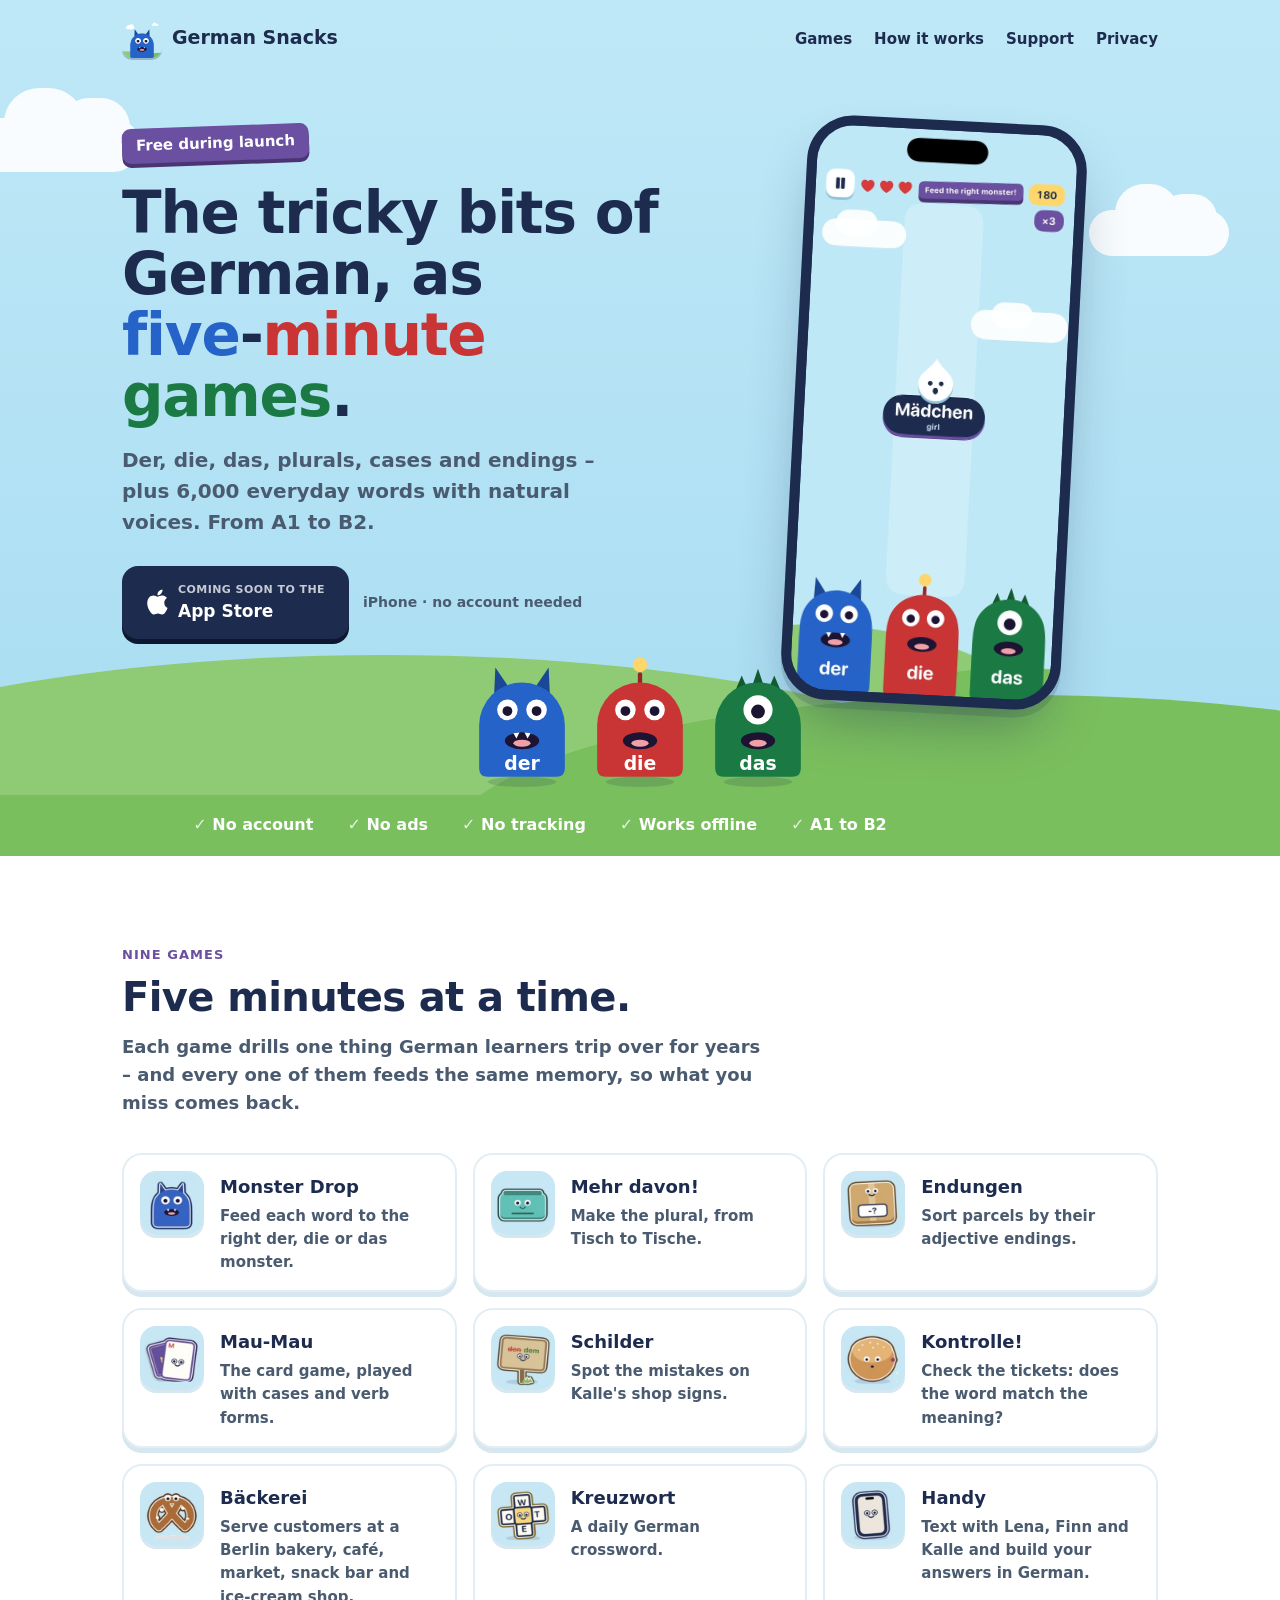
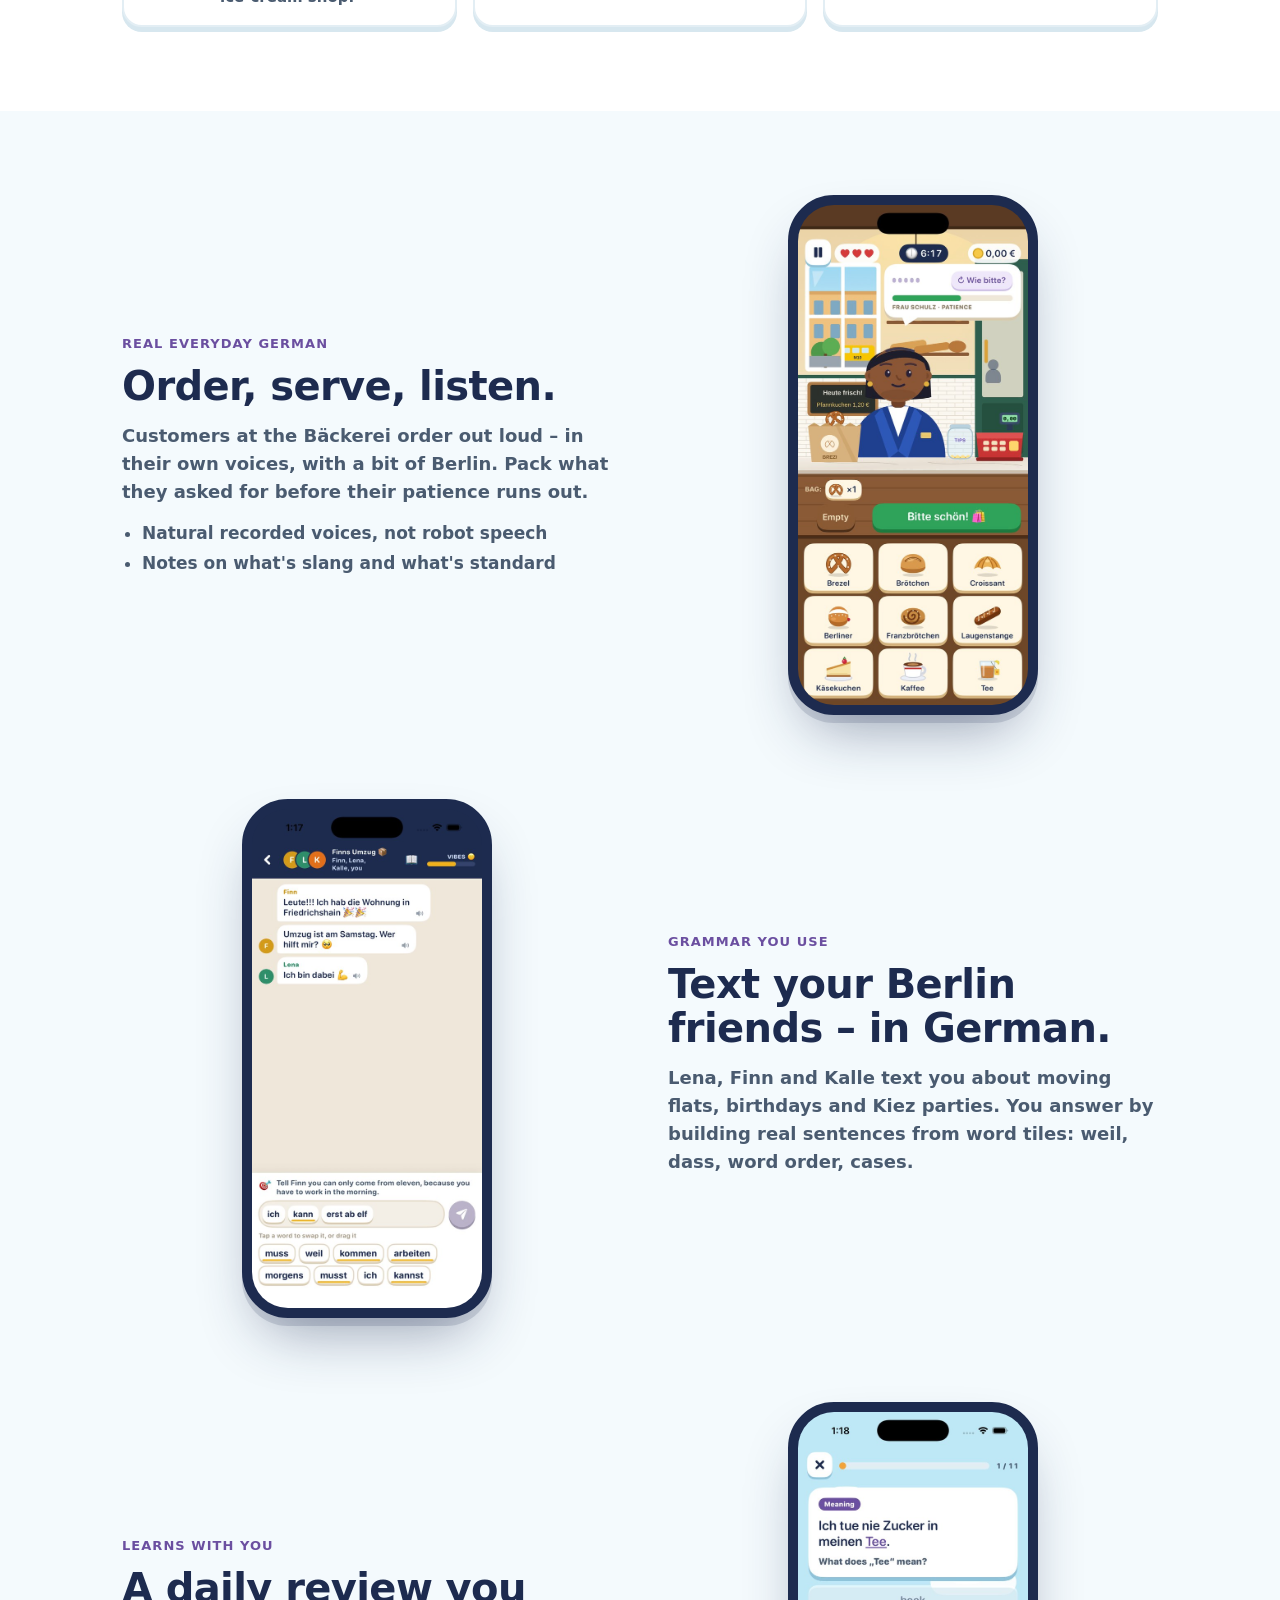
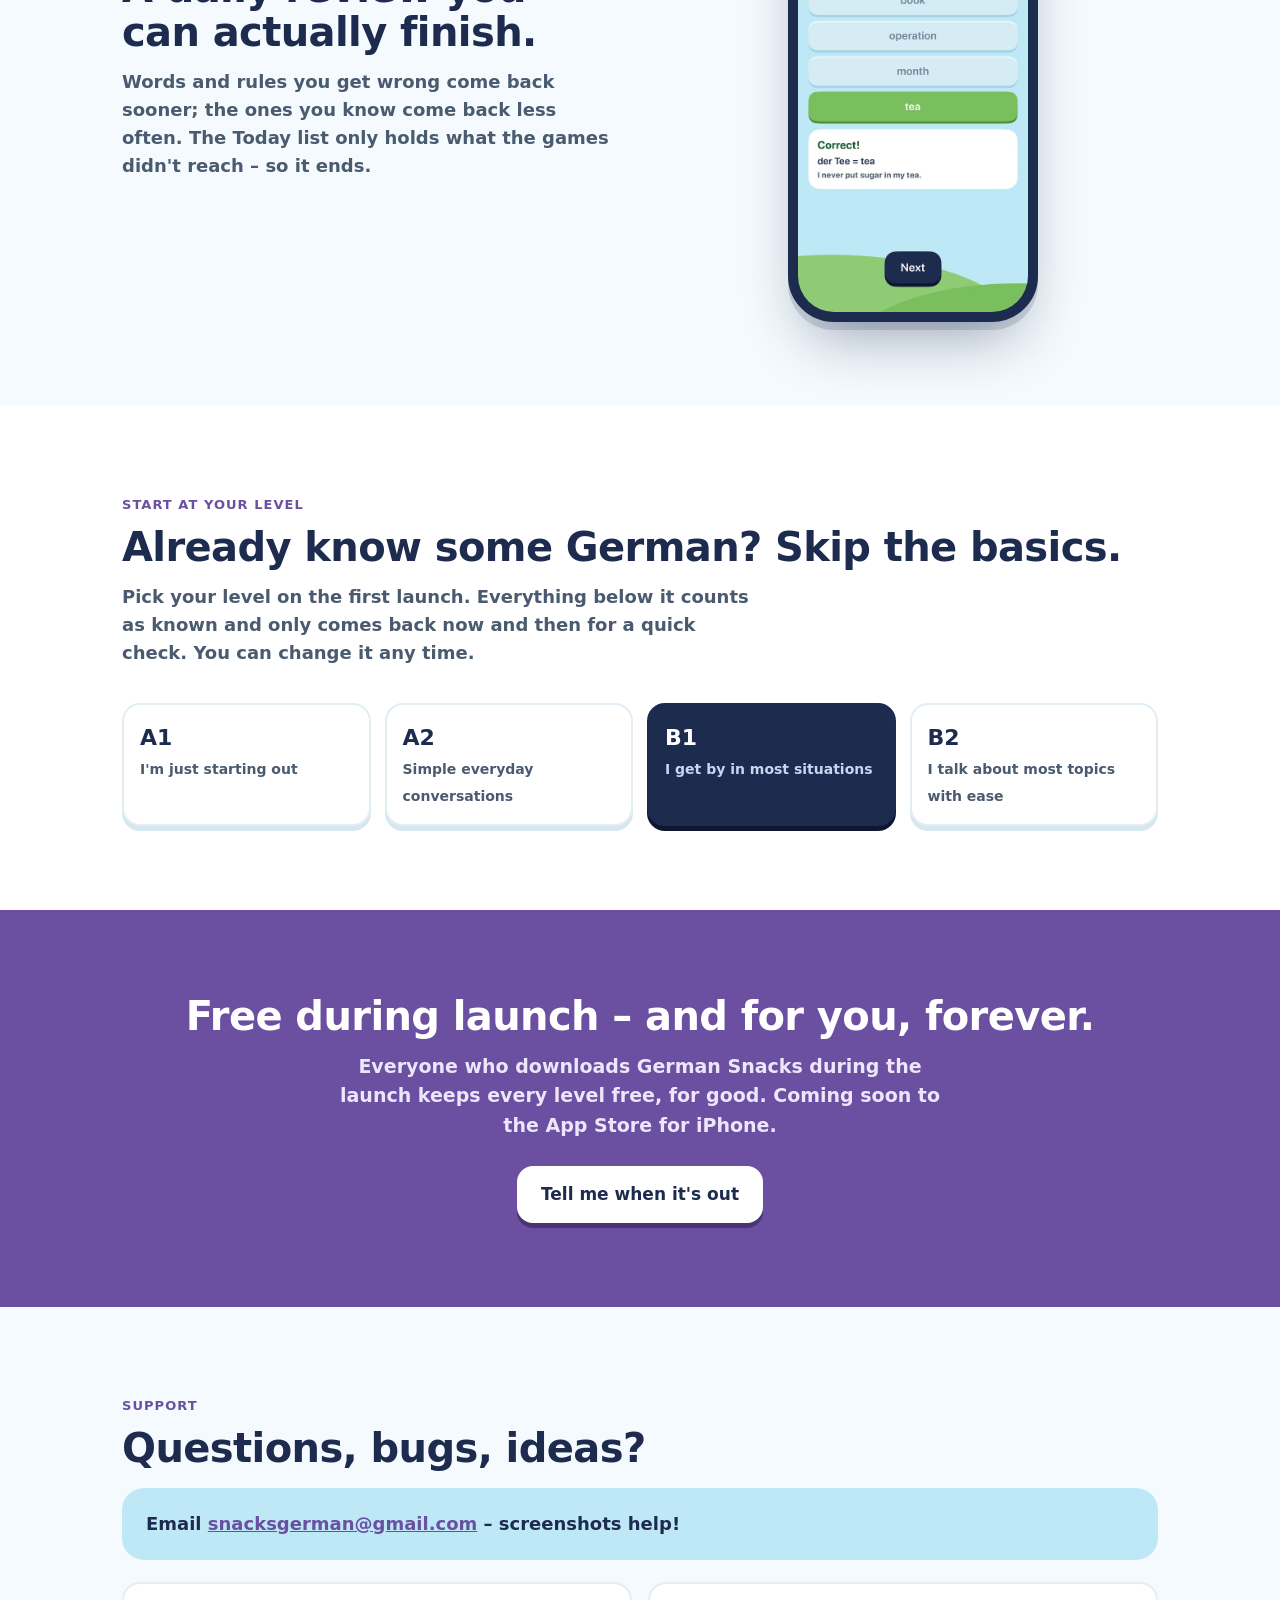
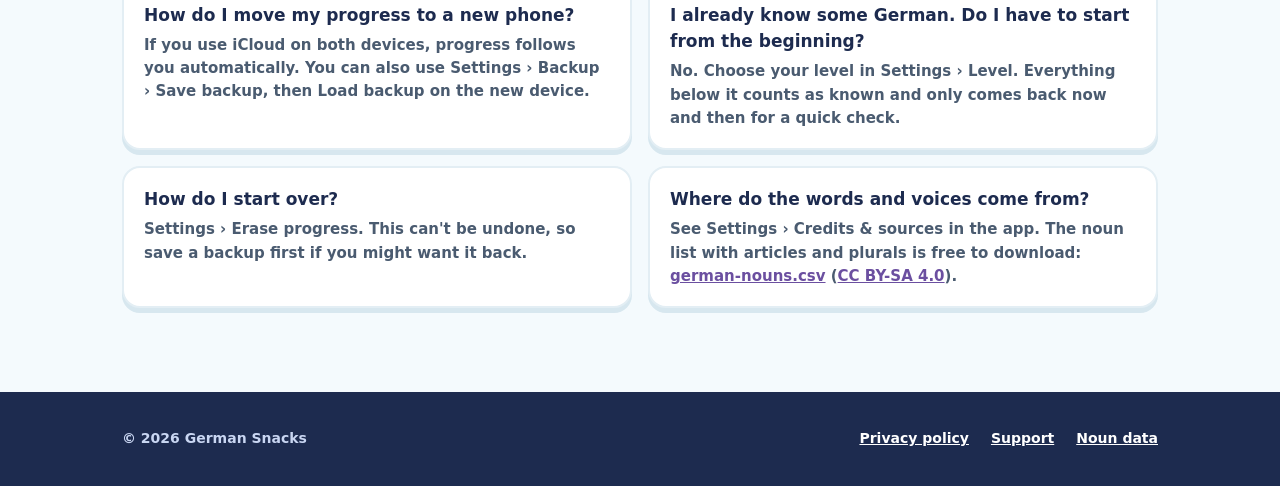
<file: index.html>
<!DOCTYPE html>
<html lang="en">
<head>
<meta charset="utf-8">
<meta name="viewport" content="width=device-width, initial-scale=1">
<title>German Snacks – Learn German with quick games</title>
<meta name="description" content="Nine quick games for the tricky parts of German: der, die, das, plurals, cases and endings, plus 6,000 words with natural voices. From A1 to B2. No account, no ads, no tracking.">
<meta property="og:title" content="German Snacks – Learn German with quick games">
<meta property="og:description" content="Der, die, das, plurals, cases and endings – as five-minute games. A1 to B2.">
<meta property="og:image" content="https://germansnacks.yenelij.eu/icon.png">
<meta property="og:url" content="https://germansnacks.yenelij.eu/">
<link rel="icon" type="image/png" href="icon.png">
<link rel="apple-touch-icon" href="apple-touch-icon.png">
<style>
:root{
  --sky:#BFE8F7; --sky-deep:#A9DDF2; --ink:#1D2B4F; --muted:#4A5B70; --ribbon:#6B4FA0; --ribbon-shade:#4A3573;
  --sun:#FFD66B; --grass:#8FCB74; --grass-dark:#7ABF5E; --card:#fff; --lip:#8FC3DA;
  --der:#2563C9; --der-shade:#1A4796; --die:#C93434; --die-shade:#962424; --das:#1B7A43; --das-shade:#125A30;
  --mouth:#1D1433; --tongue:#F2A0A8;
}
*{box-sizing:border-box}
html{scroll-behavior:smooth}
body{margin:0;background:#fff;color:var(--ink);
  font:17px/1.55 ui-rounded,"SF Pro Rounded",-apple-system,BlinkMacSystemFont,"Segoe UI",system-ui,sans-serif;
  -webkit-font-smoothing:antialiased}
a{color:var(--ribbon);font-weight:700}
img{display:block;max-width:100%}
.wrap{max-width:1080px;margin:0 auto;padding:0 22px}

/* nav */
nav{position:absolute;top:0;left:0;right:0;z-index:5}
nav .wrap{display:flex;align-items:center;justify-content:space-between;height:76px}
.brand{display:flex;align-items:center;gap:10px;text-decoration:none;color:var(--ink);font-weight:800;font-size:19px}
.brand img{width:40px;height:40px;border-radius:10px;box-shadow:0 2px 0 rgba(29,43,79,.25)}
nav ul{display:flex;gap:22px;list-style:none;margin:0;padding:0}
nav ul a{color:var(--ink);text-decoration:none;font-weight:700;font-size:15px}
nav ul a:hover{color:var(--ribbon)}

/* hero */
.hero{position:relative;overflow:hidden;background:linear-gradient(var(--sky),var(--sky-deep));padding:120px 0 0}
.cloud{position:absolute;background:#fff;border-radius:999px;opacity:.9}
.cloud::before,.cloud::after{content:"";position:absolute;background:#fff;border-radius:999px}
.c1{width:170px;height:54px;top:118px;left:-30px}.c1::before{width:80px;height:70px;top:-30px;left:34px}.c1::after{width:70px;height:58px;top:-20px;left:90px}
.c2{width:140px;height:46px;top:210px;right:4%}.c2::before{width:64px;height:58px;top:-26px;left:26px}.c2::after{width:58px;height:48px;top:-16px;left:70px}
.hero-grid{position:relative;z-index:2;display:grid;grid-template-columns:1.1fr .9fr;gap:40px;align-items:center;padding-bottom:40px}
.ribbon{display:inline-block;background:var(--ribbon);color:#fff;font-weight:800;font-size:15px;padding:6px 14px;border-radius:9px;
  transform:rotate(-2deg);box-shadow:0 4px 0 var(--ribbon-shade);margin-bottom:22px}
h1{font-size:clamp(36px,5.2vw,58px);line-height:1.05;margin:0 0 18px;letter-spacing:-.02em;font-weight:800}
h1 .art{white-space:nowrap}
h1 .der{color:var(--der)}h1 .die{color:var(--die)}h1 .das{color:var(--das)}
.lead{font-size:20px;color:var(--muted);margin:0 0 28px;max-width:520px;font-weight:600}
.cta{display:flex;flex-wrap:wrap;gap:14px;align-items:center}
.btn{display:inline-flex;align-items:center;gap:10px;background:var(--ink);color:#fff;text-decoration:none;font-weight:800;
  padding:15px 24px;border-radius:16px;box-shadow:0 5px 0 #0E1730;font-size:17px}
.btn small{display:block;font-size:11px;font-weight:700;opacity:.75;letter-spacing:.04em;text-transform:uppercase}
.btn .apple{width:22px;height:26px}
.btn.soon{cursor:default}
.note{font-size:14px;color:var(--muted);font-weight:700}
.phone{width:280px;margin:0 auto;border-radius:46px;border:10px solid var(--ink);overflow:hidden;background:var(--ink);
  box-shadow:0 30px 60px -20px rgba(29,43,79,.45),0 8px 0 rgba(29,43,79,.15)}
.phone img{width:100%;height:auto}
.hero .phone{transform:rotate(3deg);margin-bottom:-60px}
.hills{position:relative;height:150px;margin-top:-40px;z-index:1}
.hills::before{content:"";position:absolute;left:-20%;right:20%;bottom:-180px;height:320px;background:var(--grass);border-radius:50%}
.hills::after{content:"";position:absolute;left:35%;right:-25%;bottom:-200px;height:300px;background:var(--grass-dark);border-radius:50%}
.monsters{position:absolute;z-index:3;left:50%;bottom:6px;transform:translateX(-50%);display:flex;gap:22px;align-items:flex-end}
.monsters .m{width:96px;height:auto;display:block;overflow:visible}
.m .hop,.m .shadow,.m .pupil,.m .mouth{transform-box:fill-box}
.m .hop{transform-origin:50% 100%}
.m .shadow{transform-origin:50% 50%;opacity:.16}
.m .mouth{transform-origin:50% 50%}

/* bands */
.trust{background:var(--grass-dark);color:#fff}
.trust ul{display:flex;flex-wrap:wrap;justify-content:center;gap:10px 34px;list-style:none;margin:0;padding:18px 0;font-weight:800;font-size:16px}
.trust li::before{content:"✓ ";opacity:.8}

section{padding:84px 0}
h2{font-size:clamp(28px,3.6vw,40px);line-height:1.1;margin:0 0 14px;letter-spacing:-.015em;font-weight:800}
.kicker{display:inline-block;font-size:13px;font-weight:800;letter-spacing:.08em;text-transform:uppercase;color:var(--ribbon);margin-bottom:10px}
.sub{color:var(--muted);font-size:18px;max-width:640px;margin:0 0 36px;font-weight:600}

/* games grid */
.games{display:grid;grid-template-columns:repeat(3,1fr);gap:16px}
.game{display:flex;gap:16px;align-items:flex-start;background:var(--card);border-radius:20px;padding:16px;box-shadow:0 5px 0 #D7E7EF;border:2px solid #E3EEF4}
.game img{width:64px;height:64px;flex:none;border-radius:16px;box-shadow:0 3px 0 #D7E7EF}
.game h3{margin:2px 0 4px;font-size:18px;font-weight:800}
.game p{margin:0;color:var(--muted);font-size:15px;font-weight:600}

/* feature rows */
.alt{background:#F4FAFD}
.row{display:grid;grid-template-columns:1fr 1fr;gap:56px;align-items:center}
.row + .row{margin-top:84px}
.row.flip .text{order:2}
.row .phone{width:250px}
.row p{color:var(--muted);font-size:18px;font-weight:600;margin:0 0 14px}
.row ul{margin:0;padding-left:20px;color:var(--muted);font-weight:600}
.row li{margin:4px 0}

/* level */
.levels{display:grid;grid-template-columns:repeat(4,1fr);gap:14px;margin-top:8px}
.level{background:#fff;border-radius:18px;padding:16px;box-shadow:0 5px 0 #D7E7EF;border:2px solid #E3EEF4}
.level b{display:block;font-size:22px}
.level span{color:var(--muted);font-weight:600;font-size:14px}
.level.on{background:var(--ink);color:#fff;border-color:var(--ink);box-shadow:0 5px 0 #0E1730}
.level.on span{color:#C9D6F2}

/* launch */
.launch{background:var(--ribbon);color:#fff;text-align:center}
.launch h2{color:#fff}
.launch p{max-width:620px;margin:0 auto 26px;font-size:19px;font-weight:600;color:#EDE6FA}
.launch .btn{background:#fff;color:var(--ink);box-shadow:0 5px 0 var(--ribbon-shade)}

/* support */
.faq{display:grid;grid-template-columns:1fr 1fr;gap:16px}
.faq div{background:#fff;border-radius:18px;padding:18px 20px;box-shadow:0 5px 0 #D7E7EF;border:2px solid #E3EEF4}
.faq h3{margin:0 0 6px;font-size:17px}
.faq p{margin:0;color:var(--muted);font-weight:600;font-size:15px}
.contact{background:var(--sky);border-radius:22px;padding:22px 24px;margin-bottom:22px;font-weight:700;font-size:18px}

footer{background:var(--ink);color:#C9D6F2;padding:36px 0;font-size:14px;font-weight:600}
footer .wrap{display:flex;flex-wrap:wrap;gap:12px 28px;justify-content:space-between;align-items:center}
footer a{color:#fff}
footer ul{display:flex;flex-wrap:wrap;gap:8px 22px;list-style:none;margin:0;padding:0}

@media (max-width:860px){
  nav ul{display:none}
  .hero-grid,.row{grid-template-columns:1fr}
  .hero-grid{text-align:center}.lead{margin-left:auto;margin-right:auto}.cta{justify-content:center}
  .hero .phone{width:240px}
  .row.flip .text{order:0}
  .games,.faq{grid-template-columns:1fr}
  .levels{grid-template-columns:repeat(2,1fr)}
  .monsters{display:none}
}
@media (prefers-reduced-motion:no-preference){
  /* One hop each, in turn: der, then die, then das, then a short pause. A hop is 30% of the 2.7 s cycle (about 0.8 s). */
  .m .hop{animation:hop 2.7s ease-in-out infinite}
  .m .shadow{animation:shade 2.7s ease-in-out infinite}
  .m .pupil{animation:look 2.7s ease-in-out infinite}
  .m .mouth{animation:gape 2.7s ease-in-out infinite}
  .m:nth-child(2) *{animation-delay:.8s}.m:nth-child(3) *{animation-delay:1.6s}
  @keyframes hop{0%,30%,100%{transform:translateY(0) scale(1.03,.97)}15%{transform:translateY(-12px) scale(.95,1.06)}}
  @keyframes shade{0%,30%,100%{transform:scale(1);opacity:.18}15%{transform:scale(.68);opacity:.09}}
  @keyframes look{0%,30%,100%{transform:translateY(0)}15%{transform:translateY(-6px)}}
  @keyframes gape{0%,30%,100%{transform:scale(1,1)}15%{transform:scale(1.4,1.65)}}
}

</style>
</head>
<body>

<nav>
  <div class="wrap">
    <a class="brand" href="#top"><img src="icon.png" alt="">German Snacks</a>
    <ul>
      <li><a href="#games">Games</a></li>
      <li><a href="#how">How it works</a></li>
      <li><a href="#support">Support</a></li>
      <li><a href="privacy.html">Privacy</a></li>
    </ul>
  </div>
</nav>

<header class="hero" id="top">
  <div class="cloud c1"></div><div class="cloud c2"></div>
  <div class="wrap hero-grid">
    <div>
      <span class="ribbon">Free during launch</span>
      <h1>The tricky bits of German, as <span class="art"><span class="der">five</span>-<span class="die">minute</span></span> <span class="das">games</span>.</h1>
      <p class="lead">Der, die, das, plurals, cases and endings – plus 6,000 everyday words with natural voices. From A1 to B2.</p>
      <div class="cta">
        <span class="btn soon" role="note">
          <svg class="apple" viewBox="0 0 22 26" aria-hidden="true"><path fill="currentColor" d="M18.3 13.8c0-3.2 2.6-4.7 2.7-4.8-1.5-2.2-3.8-2.5-4.6-2.5-2-.2-3.8 1.2-4.8 1.2-1 0-2.5-1.1-4.1-1.1-2.1 0-4.1 1.2-5.2 3.1-2.2 3.8-.6 9.5 1.6 12.6 1.1 1.5 2.3 3.2 3.9 3.2 1.6-.1 2.2-1 4.1-1 1.9 0 2.4 1 4.1 1 1.7 0 2.8-1.5 3.8-3.1 1.2-1.7 1.7-3.4 1.7-3.5-.1 0-3.2-1.2-3.2-5.1zM15.2 4.4c.9-1.1 1.5-2.5 1.3-4-1.3.1-2.8.9-3.7 1.9-.8.9-1.5 2.4-1.3 3.9 1.4.1 2.8-.7 3.7-1.8z"/></svg>
          <span><small>Coming soon to the</small>App Store</span>
        </span>
        <span class="note">iPhone · no account needed</span>
      </div>
    </div>
    <div><div class="phone"><img src="screens/monster-drop.jpg" width="560" height="1217" alt="Monster Drop: the word Mädchen falls toward the der, die and das monsters"></div></div>
  </div>
  <div class="hills"></div>
  <div class="monsters" aria-hidden="true">
    <svg class="m" viewBox="-6 -2 112 156" aria-hidden="true"><ellipse class="shadow" cx="50" cy="146" rx="40" ry="6" fill="#1D2B4F"/><g class="hop"><polygon points="18.9,12.6 36.7,38.7 17.5,44.2" fill="#1A4796"/><polygon points="81.1,12.6 82.5,44.2 63.3,38.7" fill="#1A4796"/><path d="M0,80 A50,50 0 0 1 100,80 L100,130 Q100,140 90,140 L10,140 Q0,140 0,130 Z" fill="#2563C9"/><circle cx="33" cy="62" r="12" fill="#fff"/><circle class="pupil" cx="33" cy="63.4" r="5.7" fill="#1D1433"/><circle cx="67" cy="62" r="12" fill="#fff"/><circle class="pupil" cx="67" cy="63.4" r="5.7" fill="#1D1433"/><g class="mouth"><ellipse cx="50" cy="98" rx="20" ry="10" fill="#1D1433"/><ellipse cx="50" cy="101" rx="10" ry="4" fill="#F2A0A8"/><polygon points="40,89.4 47,88.4 43.5,95.5" fill="#fff"/><polygon points="53,88.4 60,89.4 56.5,95.5" fill="#fff"/></g><text x="50" y="132" text-anchor="middle" font-size="22" font-weight="800" fill="#fff">der</text></g></svg>
    <svg class="m" viewBox="-6 -2 112 156" aria-hidden="true"><ellipse class="shadow" cx="50" cy="146" rx="40" ry="6" fill="#1D2B4F"/><g class="hop"><rect x="47.5" y="18" width="5" height="24" rx="2.5" fill="#962424"/><circle cx="50" cy="9.5" r="8.5" fill="#FFD66B"/><path d="M0,80 A50,50 0 0 1 100,80 L100,130 Q100,140 90,140 L10,140 Q0,140 0,130 Z" fill="#C93434"/><circle cx="33" cy="62" r="12" fill="#fff"/><circle class="pupil" cx="33" cy="63.4" r="5.7" fill="#1D1433"/><circle cx="67" cy="62" r="12" fill="#fff"/><circle class="pupil" cx="67" cy="63.4" r="5.7" fill="#1D1433"/><g class="mouth"><ellipse cx="50" cy="98" rx="20" ry="10" fill="#1D1433"/><ellipse cx="50" cy="101" rx="10" ry="4" fill="#F2A0A8"/></g><text x="50" y="132" text-anchor="middle" font-size="22" font-weight="800" fill="#fff">die</text></g></svg>
    <svg class="m" viewBox="-6 -2 112 156" aria-hidden="true"><ellipse class="shadow" cx="50" cy="146" rx="40" ry="6" fill="#1D2B4F"/><g class="hop"><polygon points="31.0,22.0 39.5,42.0 22.5,42.0" fill="#125A30"/><polygon points="50.0,14.0 59.5,42.0 40.5,42.0" fill="#125A30"/><polygon points="69.0,22.0 77.5,42.0 60.5,42.0" fill="#125A30"/><path d="M0,80 A50,50 0 0 1 100,80 L100,130 Q100,140 90,140 L10,140 Q0,140 0,130 Z" fill="#1B7A43"/><circle cx="50" cy="62" r="17" fill="#fff"/><circle class="pupil" cx="50" cy="64" r="8.1" fill="#1D1433"/><g class="mouth"><ellipse cx="50" cy="98" rx="20" ry="10" fill="#1D1433"/><ellipse cx="50" cy="101" rx="10" ry="4" fill="#F2A0A8"/></g><text x="50" y="132" text-anchor="middle" font-size="22" font-weight="800" fill="#fff">das</text></g></svg>
  </div>
</header>

<div class="trust"><ul class="wrap"><li>No account</li><li>No ads</li><li>No tracking</li><li>Works offline</li><li>A1 to B2</li></ul></div>

<section id="games">
  <div class="wrap">
    <span class="kicker">Nine games</span>
    <h2>Five minutes at a time.</h2>
    <p class="sub">Each game drills one thing German learners trip over for years – and every one of them feeds the same memory, so what you miss comes back.</p>
    <div class="games">
      <div class="game"><img src="games/monster-drop.png" width="64" height="64" alt="" loading="lazy"><div><h3>Monster Drop</h3><p>Feed each word to the right der, die or das monster.</p></div></div>
      <div class="game"><img src="games/mehr-davon.png" width="64" height="64" alt="" loading="lazy"><div><h3>Mehr davon!</h3><p>Make the plural, from Tisch to Tische.</p></div></div>
      <div class="game"><img src="games/endungen.png" width="64" height="64" alt="" loading="lazy"><div><h3>Endungen</h3><p>Sort parcels by their adjective endings.</p></div></div>
      <div class="game"><img src="games/mau-mau.png" width="64" height="64" alt="" loading="lazy"><div><h3>Mau-Mau</h3><p>The card game, played with cases and verb forms.</p></div></div>
      <div class="game"><img src="games/schilder.png" width="64" height="64" alt="" loading="lazy"><div><h3>Schilder</h3><p>Spot the mistakes on Kalle's shop signs.</p></div></div>
      <div class="game"><img src="games/kontrolle.png" width="64" height="64" alt="" loading="lazy"><div><h3>Kontrolle!</h3><p>Check the tickets: does the word match the meaning?</p></div></div>
      <div class="game"><img src="games/baeckerei.png" width="64" height="64" alt="" loading="lazy"><div><h3>Bäckerei</h3><p>Serve customers at a Berlin bakery, café, market, snack bar and ice-cream shop.</p></div></div>
      <div class="game"><img src="games/kreuzwort.png" width="64" height="64" alt="" loading="lazy"><div><h3>Kreuzwort</h3><p>A daily German crossword.</p></div></div>
      <div class="game"><img src="games/handy.png" width="64" height="64" alt="" loading="lazy"><div><h3>Handy</h3><p>Text with Lena, Finn and Kalle and build your answers in German.</p></div></div>
    </div>
  </div>
</section>

<section class="alt" id="how">
  <div class="wrap">
    <div class="row">
      <div class="text">
        <span class="kicker">Real everyday German</span>
        <h2>Order, serve, listen.</h2>
        <p>Customers at the Bäckerei order out loud – in their own voices, with a bit of Berlin. Pack what they asked for before their patience runs out.</p>
        <ul><li>Natural recorded voices, not robot speech</li><li>Notes on what's slang and what's standard</li></ul>
      </div>
      <div><div class="phone"><img src="screens/baeckerei.jpg" width="560" height="1217" alt="Bäckerei: Frau Schulz orders at the counter" loading="lazy"></div></div>
    </div>
    <div class="row flip">
      <div class="text">
        <span class="kicker">Grammar you use</span>
        <h2>Text your Berlin friends – in German.</h2>
        <p>Lena, Finn and Kalle text you about moving flats, birthdays and Kiez parties. You answer by building real sentences from word tiles: weil, dass, word order, cases.</p>
      </div>
      <div><div class="phone"><img src="screens/handy.jpg" width="560" height="1217" alt="Handy: a group chat about Finn's move, with word tiles to build a reply" loading="lazy"></div></div>
    </div>
    <div class="row">
      <div class="text">
        <span class="kicker">Learns with you</span>
        <h2>A daily review you can actually finish.</h2>
        <p>Words and rules you get wrong come back sooner; the ones you know come back less often. The Today list only holds what the games didn't reach – so it ends.</p>
      </div>
      <div><div class="phone"><img src="screens/today.jpg" width="560" height="1217" alt="Today review: what does Tee mean? Correct: der Tee = tea" loading="lazy"></div></div>
    </div>
  </div>
</section>

<section>
  <div class="wrap">
    <span class="kicker">Start at your level</span>
    <h2>Already know some German? Skip the basics.</h2>
    <p class="sub">Pick your level on the first launch. Everything below it counts as known and only comes back now and then for a quick check. You can change it any time.</p>
    <div class="levels">
      <div class="level"><b>A1</b><span>I'm just starting out</span></div>
      <div class="level"><b>A2</b><span>Simple everyday conversations</span></div>
      <div class="level on"><b>B1</b><span>I get by in most situations</span></div>
      <div class="level"><b>B2</b><span>I talk about most topics with ease</span></div>
    </div>
  </div>
</section>

<section class="launch">
  <div class="wrap">
    <h2>Free during launch – and for you, forever.</h2>
    <p>Everyone who downloads German Snacks during the launch keeps every level free, for good. Coming soon to the App Store for iPhone.</p>
    <a class="btn" href="mailto:snacksgerman@gmail.com?subject=Tell%20me%20when%20German%20Snacks%20is%20out">Tell me when it's out</a>
  </div>
</section>

<section class="alt" id="support">
  <div class="wrap">
    <span class="kicker">Support</span>
    <h2>Questions, bugs, ideas?</h2>
    <p class="contact">Email <a href="mailto:snacksgerman@gmail.com">snacksgerman@gmail.com</a> – screenshots help!</p>
    <div class="faq">
      <div><h3>How do I move my progress to a new phone?</h3><p>If you use iCloud on both devices, progress follows you automatically. You can also use Settings › Backup › Save backup, then Load backup on the new device.</p></div>
      <div><h3>I already know some German. Do I have to start from the beginning?</h3><p>No. Choose your level in Settings › Level. Everything below it counts as known and only comes back now and then for a quick check.</p></div>
      <div><h3>How do I start over?</h3><p>Settings › Erase progress. This can't be undone, so save a backup first if you might want it back.</p></div>
      <div><h3>Where do the words and voices come from?</h3><p>See Settings › Credits &amp; sources in the app. The noun list with articles and plurals is free to download: <a href="german-nouns.csv">german-nouns.csv</a> (<a href="word-data.md">CC BY-SA 4.0</a>).</p></div>
    </div>
  </div>
</section>

<footer>
  <div class="wrap">
    <span>© 2026 German Snacks</span>
    <ul><li><a href="privacy.html">Privacy policy</a></li><li><a href="#support">Support</a></li><li><a href="german-nouns.csv">Noun data</a></li></ul>
  </div>
</footer>

</body>
</html>
</file>
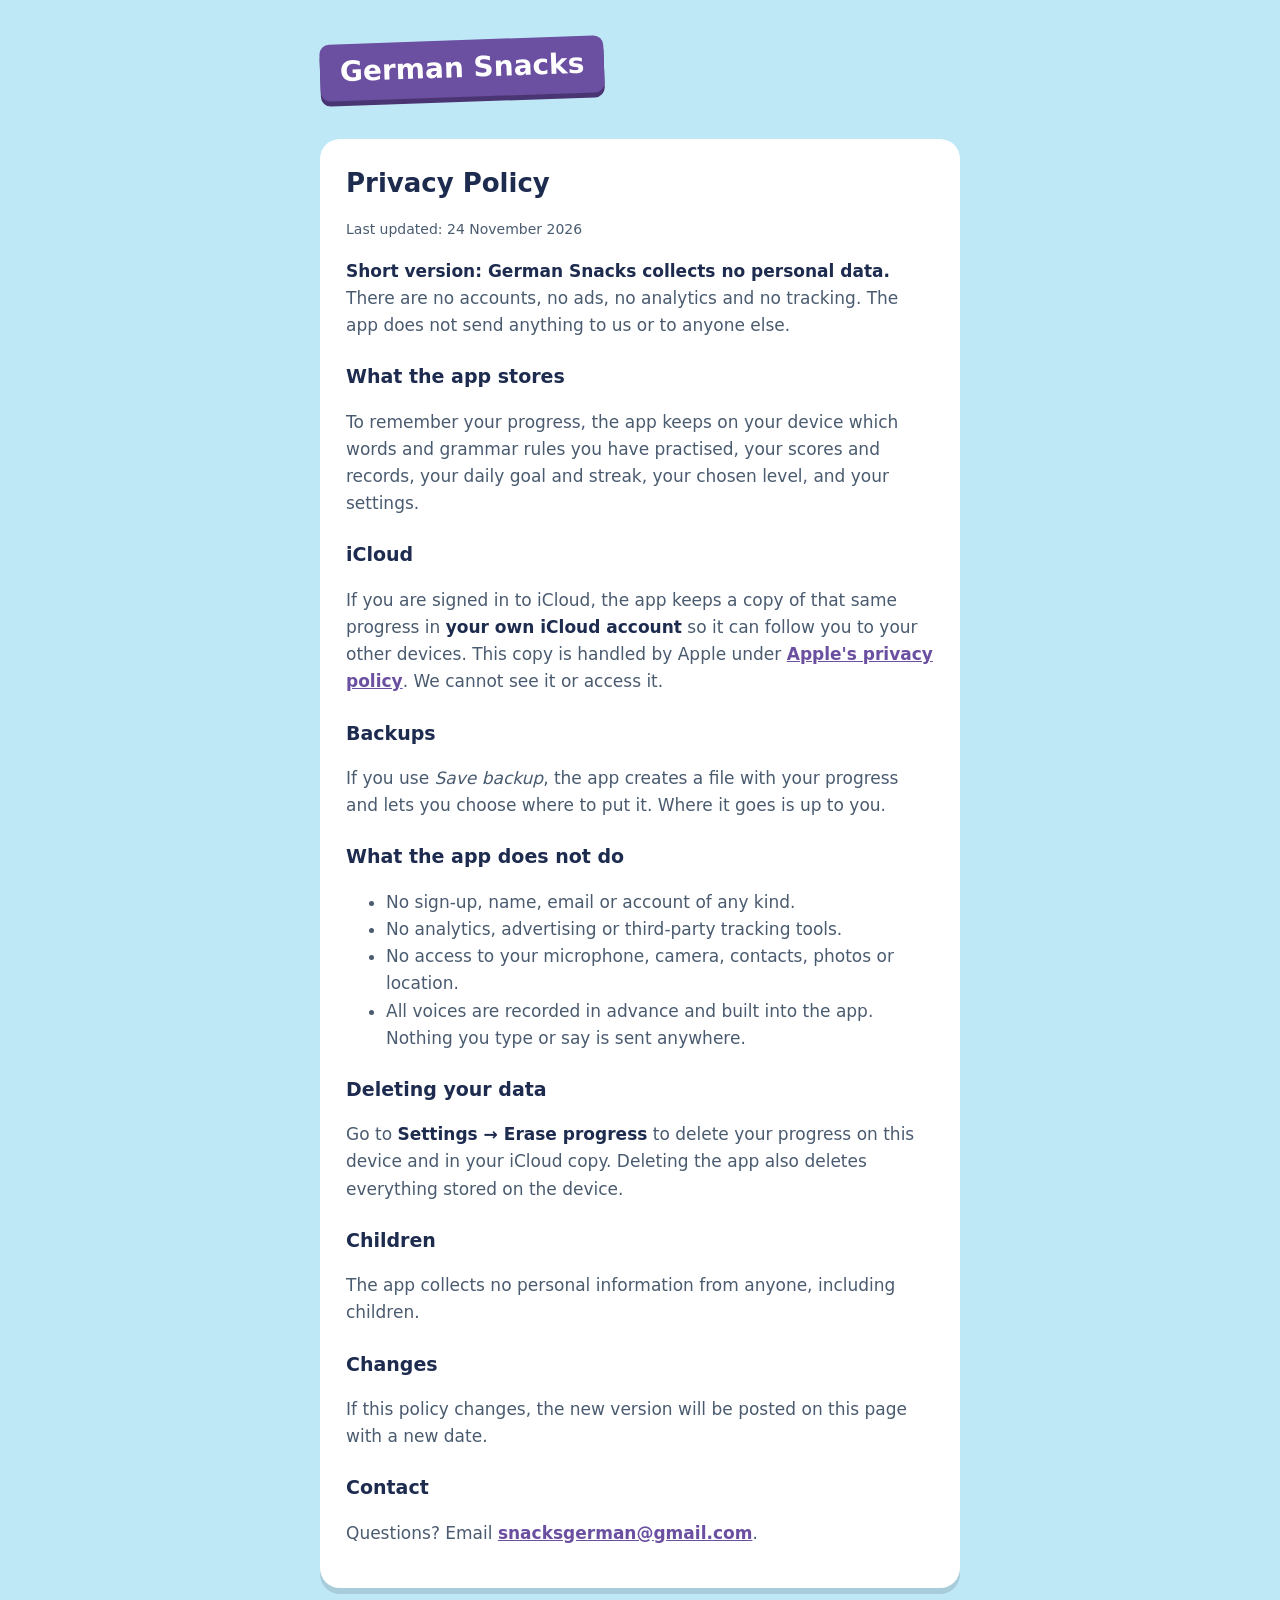
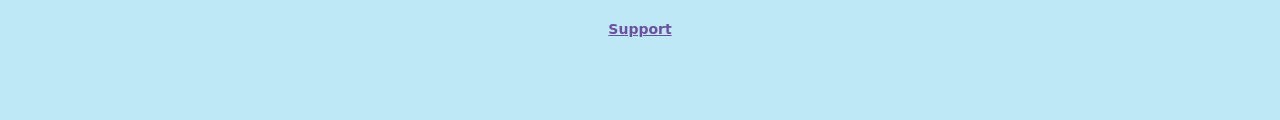
<file: privacy.html>
<!DOCTYPE html>
<html lang="en"><head><meta charset="utf-8"><meta name="viewport" content="width=device-width,initial-scale=1">
<title>German Snacks – Privacy Policy</title><link rel="stylesheet" href="style.css"></head>
<body><main>
<div class="ribbon">German Snacks</div>
<div class="card">
<h1>Privacy Policy</h1>
<p class="small">Last updated: 24 November 2026</p>

<p><strong>Short version: German Snacks collects no personal data.</strong> There are no accounts, no ads, no analytics and no tracking. The app does not send anything to us or to anyone else.</p>

<h2>What the app stores</h2>
<p>To remember your progress, the app keeps on your device which words and grammar rules you have practised, your scores and records, your daily goal and streak, your chosen level, and your settings.</p>

<h2>iCloud</h2>
<p>If you are signed in to iCloud, the app keeps a copy of that same progress in <strong>your own iCloud account</strong> so it can follow you to your other devices. This copy is handled by Apple under <a href="https://www.apple.com/legal/privacy/">Apple's privacy policy</a>. We cannot see it or access it.</p>

<h2>Backups</h2>
<p>If you use <em>Save backup</em>, the app creates a file with your progress and lets you choose where to put it. Where it goes is up to you.</p>

<h2>What the app does not do</h2>
<ul>
<li>No sign-up, name, email or account of any kind.</li>
<li>No analytics, advertising or third-party tracking tools.</li>
<li>No access to your microphone, camera, contacts, photos or location.</li>
<li>All voices are recorded in advance and built into the app. Nothing you type or say is sent anywhere.</li>
</ul>

<h2>Deleting your data</h2>
<p>Go to <strong>Settings → Erase progress</strong> to delete your progress on this device and in your iCloud copy. Deleting the app also deletes everything stored on the device.</p>

<h2>Children</h2>
<p>The app collects no personal information from anyone, including children.</p>

<h2>Changes</h2>
<p>If this policy changes, the new version will be posted on this page with a new date.</p>

<h2>Contact</h2>
<p>Questions? Email <a href="mailto:snacksgerman@gmail.com">snacksgerman@gmail.com</a>.</p>
</div>
<footer><a href="index.html">Support</a></footer>
</main></body></html>
</file>
<file: style.css>
:root{--sky:#BFE8F7;--ink:#1D2B4F;--muted:#4A5B70;--ribbon:#6B4FA0;--card:#fff;--grass:#8FCB74}
@media (prefers-color-scheme:dark){:root{--sky:#111A3A;--ink:#EEF2FF;--muted:#A9B6D3;--card:#1F2A4E;--grass:#2D5A3A}}
*{box-sizing:border-box}
body{margin:0;background:var(--sky);color:var(--ink);font:17px/1.6 ui-rounded,-apple-system,"SF Pro Rounded",system-ui,sans-serif}
main{max-width:680px;margin:0 auto;padding:40px 20px 80px}
.ribbon{display:inline-block;background:var(--ribbon);color:#fff;font-weight:800;font-size:28px;padding:6px 20px;border-radius:10px;transform:rotate(-2deg);box-shadow:0 5px 0 #4A3573;margin-bottom:24px}
.card{background:var(--card);border-radius:20px;padding:24px 26px;margin:18px 0;box-shadow:0 6px 0 rgba(0,0,0,.12)}
h1{font-size:26px;margin:0 0 4px}h2{font-size:19px;margin:22px 0 6px}
p,li{color:var(--muted)}strong{color:var(--ink)}a{color:var(--ribbon);font-weight:700}
@media (prefers-color-scheme:dark){a{color:#C9B8FF}}
.small{font-size:14px}
footer{text-align:center;font-size:14px;color:var(--muted);margin-top:30px}
</file>
